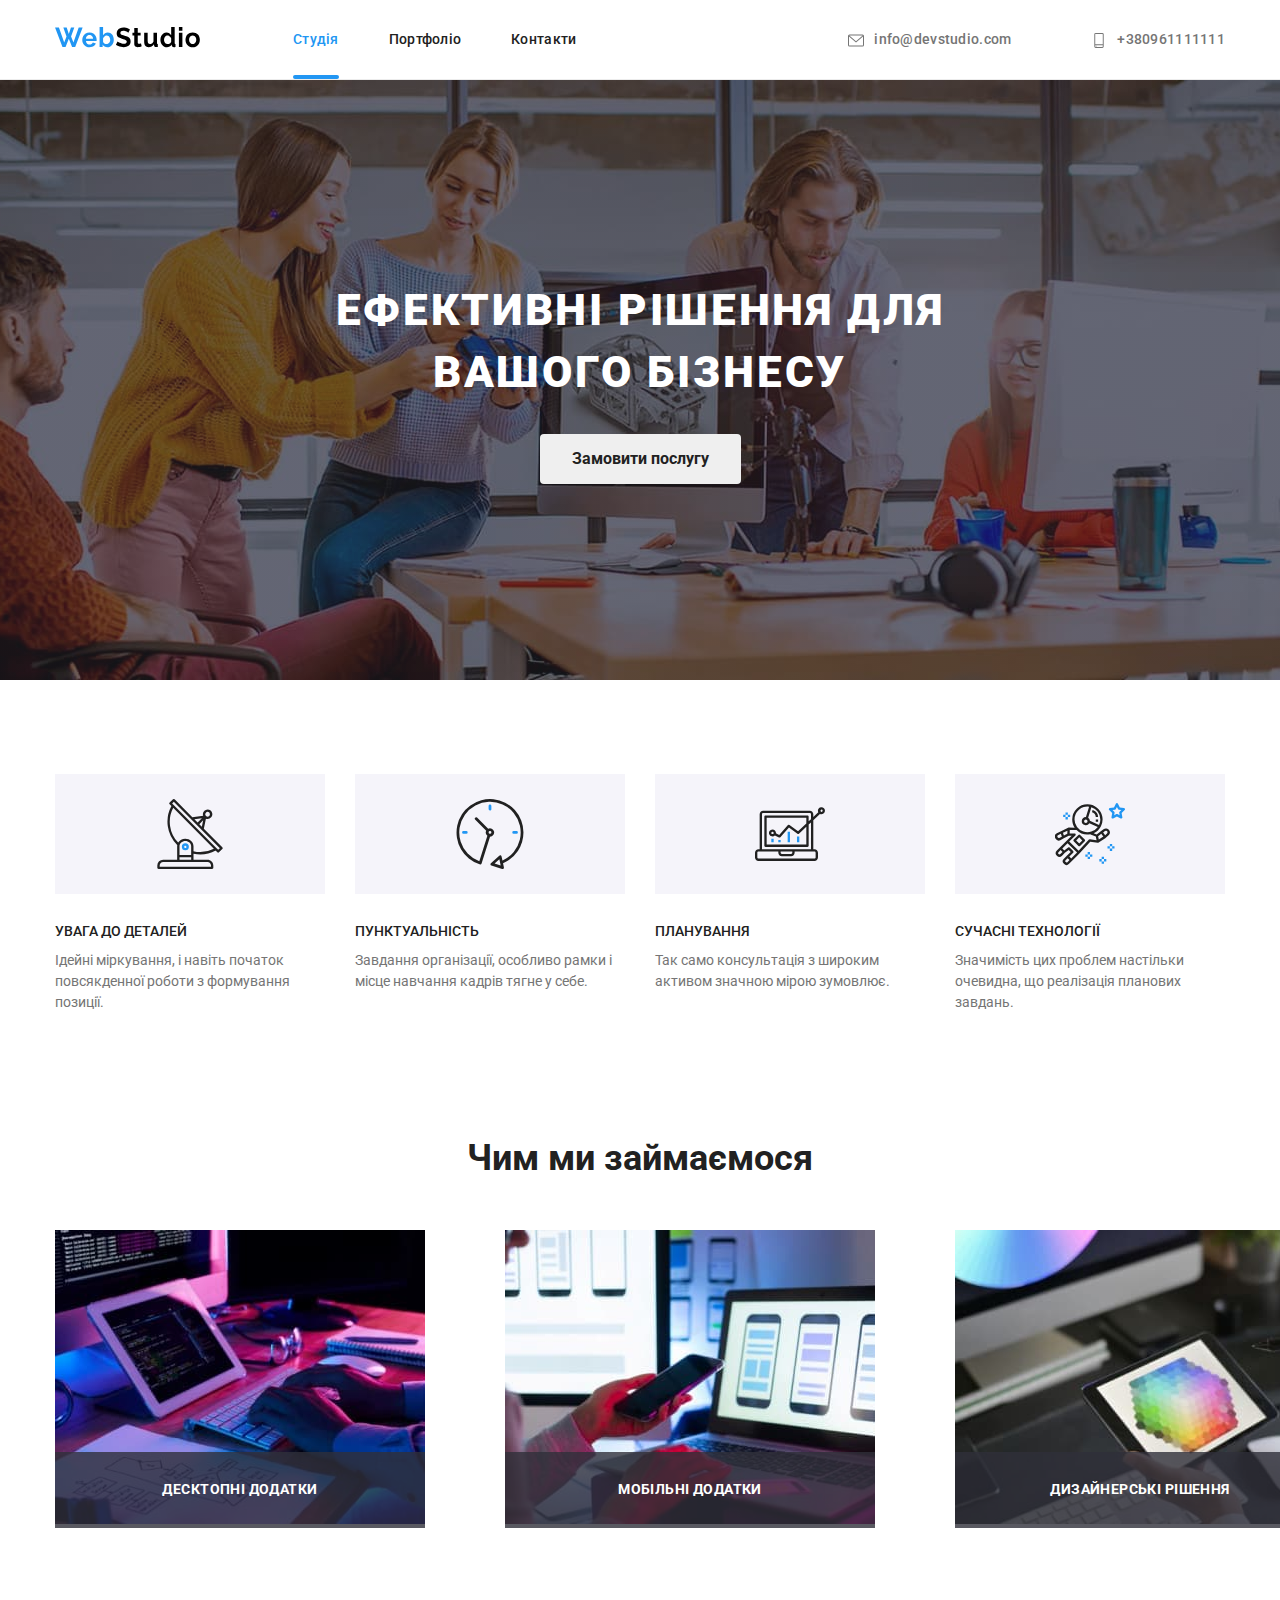
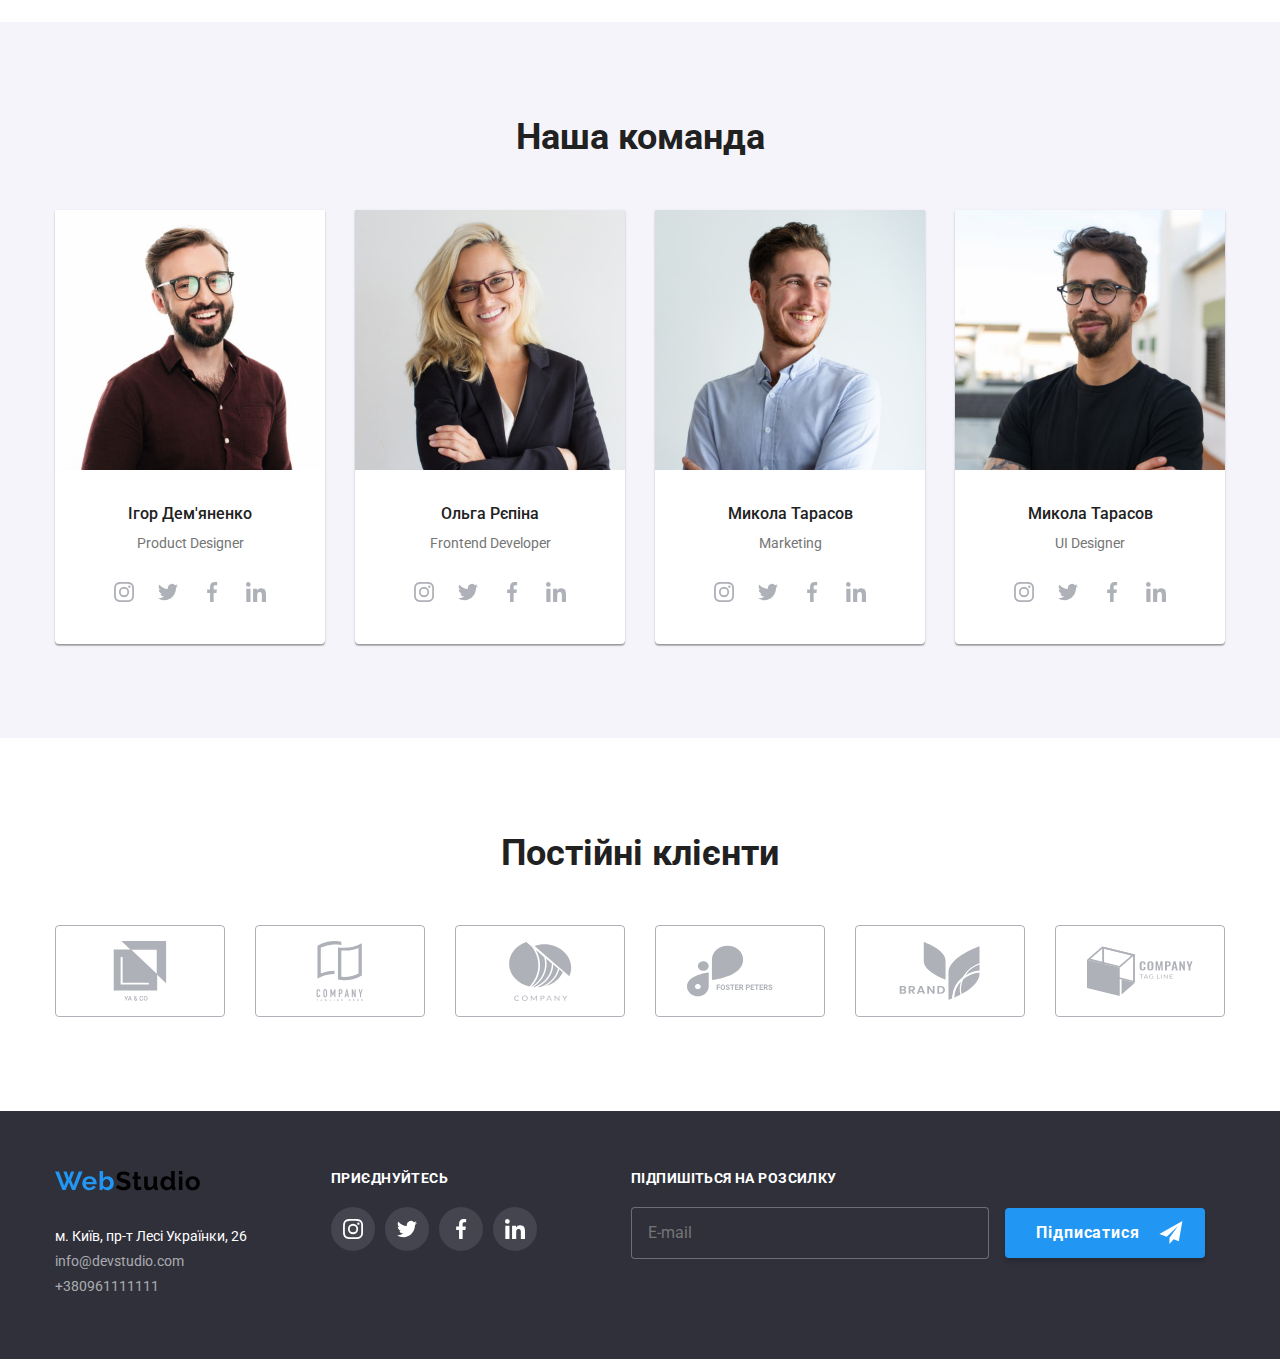
<file: index.html>
<!DOCTYPE html>
<html lang="uk">

<head>
  <meta charset="UTF-8" />
  <meta http-equiv="X-UA-Compatible" content="IE=edge" />
  <meta name="viewport" content="width=device-width, initial-scale=1.0" />
  <title>Студія</title>
  <link
    href="https://fonts.googleapis.com/css2?family=Raleway:ital,wght@0,700;1,700&family=Roboto:ital,wght@0,400;0,500;0,700;0,900;1,400;1,500;1,700;1,900&display=swap"
    rel="stylesheet" />
  <link rel="stylesheet"
    href="https://cdnjs.cloudflare.com/ajax/libs/modern-normalize/1.1.0/modern-normalize.min.css" />
  <link rel="stylesheet" href="./css/styles.css" />
</head>

<body>
  <!--шапка-->
  <header class="page-header">
    <div class="container">
      <nav class="main-nav">
        <a class="link-logo" href="/">
          <img src="./images/logo.svg" alt="логотип" width="145" />
        </a>
        <ul class="site-nav-list">
          <li><a class="link-nav current" href="./index.html">Студія</a></li>
          <li><a class="link-nav" href="./portfolio.html">Портфоліо</a></li>
          <li><a class="link-nav" href="#">Контакти</a></li>
        </ul>

        <ul class="items main-nav">
          <li class="items-li">
            <a class="link-nav link-nav-color" href="mailto:info@devstudio.com">
              <svg class="icon mail">
                <use href="./images/icons.svg#envelope"></use>
              </svg>info@devstudio.com</a>
          </li>
          <li class="items-li">
            <a class="link-nav link-nav-color" href="tel:+380961111111">
              <svg class="icon phone">
                <use href="./images/icons.svg#smartphone"></use>
              </svg>+380961111111</a>
          </li>
        </ul>
      </nav>
    </div>
  </header>
  <main>
    <!--герой-->
    <section class="hero-section overlay">
      <h1 class="hero-title">
        Ефективні рішення для <br />
        вашого бізнесу
      </h1>
      <button data-modal-open class="hero-pointer" type="button">
        Замовити послугу
      </button>
    </section>
    <!--переваги-->
    <section class="section">
      <div class="container">
        <ul class="benefits-items">
          <li class="list-item-icon">
            <div class="benefits-container">
              <svg width="70" height="70">
                <use href="./images/icons.svg#antenna"></use>
              </svg>
            </div>
            <h3 class="title items-text">УВАГА ДО ДЕТАЛЕЙ</h3>
            <p class="text items-text">
              Ідейні міркування, і навіть початок повсякденної роботи з
              формування позиції.
            </p>
          </li>
          <li class="list-item-icon">
            <div class="benefits-container">
              <svg width="70" height="70">
                <use href="./images/icons.svg#clock"></use>
              </svg>
            </div>
            <h3 class="title items-text">ПУНКТУАЛЬНІСТЬ</h3>
            <p class="text items-text">
              Завдання організації, особливо рамки і місце навчання кадрів
              тягне у себе.
            </p>
          </li>
          <li class="list-item-icon">
            <div class="benefits-container">
              <svg width="70" height="70">
                <use href="./images/icons.svg#diagram"></use>
              </svg>
            </div>
            <h3 class="title items-text">ПЛАНУВАННЯ</h3>
            <p class="text items-text">
              Так само консультація з широким активом значною мірою зумовлює.
            </p>
          </li>
          <li class="list-item-icon">
            <div class="benefits-container">
              <svg width="70" height="70">
                <use href="./images/icons.svg#astronaut"></use>
              </svg>
            </div>
            <h3 class="title items-text">СУЧАСНІ ТЕХНОЛОГІЇ</h3>
            <p class="text items-text">
              Значимість цих проблем настільки очевидна, що реалізація
              планових завдань.
            </p>
          </li>
        </ul>
      </div>
    </section>
    <!--заняття-->
    <section class="section job">
      <div class="container">
        <h2 class="subject-title">Чим ми займаємося</h2>
        <ul class="items">
          <li class="items-li">
            <a href="">
              <div class="thumb-example">
                <img src="./images/work_1.jpg" alt="клавіатура" width="370" />
                <h2 class="title-up">Десктопні додатки</h2>
              </div>
            </a>
          </li>
          <li class="items-li">
            <a href="">
              <div class="thumb-example">
                <img src="./images/work_2.jpg" alt="телефон" width="370" />
                <h2 class="title-up">Мобільні додатки</h2>
              </div>
            </a>
          </li>
          <li class="items-li">
            <a href="">
              <div class="thumb-example">
                <img src="./images/work_3.jpg" alt="палітра" width="370" />
                <h2 class="title-up">Дизайнерські рішення</h2>
              </div>
            </a>
          </li>
        </ul>
      </div>
    </section>
    <!--працівники-->
    <section class="section-team">
      <div class="container-team">
        <h3 class="subject-title-team">Наша команда</h3>
        <ul class="item items-team">
          <li class="border items-li">
            <img class="foto" src="./images/igor.jpg" alt="хлопець усміхається" width="270" />
            <h3 class="name">Ігор Дем'яненко</h3>
            <p class="text-team">Product Designer</p>
            <ul class="social-links list">
              <li>
                <a class="social-networks" href="https://www.instagram.com/">
                  <svg width="20" height="20">
                    <use href="./images/icons.svg#instagram"></use>
                  </svg>
                </a>
              </li>
              <li>
                <a class="social-networks" href="https://twitter.com/">
                  <svg width="20" height="20">
                    <use href="./images/icons.svg#twitter"></use>
                  </svg></a>
              </li>
              <li>
                <a class="social-networks" href="https://www.facebook.com/">
                  <svg width="20" height="20">
                    <use href="./images/icons.svg#facebook"></use>
                  </svg></a>
              </li>
              <li>
                <a class="social-networks" href="https://www.linkedin.com/">
                  <svg width="20" height="20">
                    <use href="./images/icons.svg#linkedin"></use>
                  </svg></a>
              </li>
            </ul>
          </li>
          <li class="border items-li">
            <img class="foto" src="./images/olga.jpg" alt="дівчина блондинка" width="270" />
            <h3 class="name">Ольга Рєпіна</h3>
            <p class="text-team">Frontend Developer</p>
            <ul class="social-links list">
              <li>
                <a class="social-networks" href="https://www.instagram.com/">
                  <svg width="20" height="20">
                    <use href="./images/icons.svg#instagram"></use>
                  </svg>
                </a>
              </li>
              <li>
                <a class="social-networks" href="https://twitter.com/">
                  <svg width="20" height="20">
                    <use href="./images/icons.svg#twitter"></use>
                  </svg></a>
              </li>
              <li>
                <a class="social-networks" href="https://www.facebook.com/">
                  <svg width="20" height="20">
                    <use href="./images/icons.svg#facebook"></use>
                  </svg></a>
              </li>
              <li>
                <a class="social-networks" href="https://www.linkedin.com/">
                  <svg width="20" height="20">
                    <use href="./images/icons.svg#linkedin"></use>
                  </svg></a>
              </li>
            </ul>
          </li>
          <li class="border items-li">
            <img class="foto" src="./images/kolya.jpg" alt="хлопець в сорочці" width="270" />
            <h3 class="name">Микола Тарасов</h3>
            <p class="text-team">Marketing</p>
            <ul class="social-links list">
              <li>
                <a class="social-networks" href="https://www.instagram.com/">
                  <svg width="20" height="20">
                    <use href="./images/icons.svg#instagram"></use>
                  </svg>
                </a>
              </li>
              <li>
                <a class="social-networks" href="https://twitter.com/">
                  <svg width="20" height="20">
                    <use href="./images/icons.svg#twitter"></use>
                  </svg></a>
              </li>
              <li>
                <a class="social-networks" href="https://www.facebook.com/">
                  <svg width="20" height="20">
                    <use href="./images/icons.svg#facebook"></use>
                  </svg></a>
              </li>
              <li>
                <a class="social-networks" href="https://www.linkedin.com/">
                  <svg width="20" height="20">
                    <use href="./images/icons.svg#linkedin"></use>
                  </svg></a>
              </li>
            </ul>
          </li>
          <li class="border items-li">
            <img class="foto" src="./images/misha.jpg" alt="хлопець в окулярах" width="270" />
            <h3 class="name">Микола Тарасов</h3>
            <p class="text-team">UI Designer</p>
            <ul class="social-links list">
              <li>
                <a class="social-networks" href="https://www.instagram.com/">
                  <svg width="20" height="20">
                    <use href="./images/icons.svg#instagram"></use>
                  </svg>
                </a>
              </li>
              <li>
                <a class="social-networks" href="https://twitter.com/">
                  <svg width="20" height="20">
                    <use href="./images/icons.svg#twitter"></use>
                  </svg></a>
              </li>
              <li>
                <a class="social-networks" href="https://www.facebook.com/">
                  <svg width="20" height="20">
                    <use href="./images/icons.svg#facebook"></use>
                  </svg></a>
              </li>
              <li>
                <a class="social-networks" href="https://www.linkedin.com/">
                  <svg width="20" height="20">
                    <use href="./images/icons.svg#linkedin"></use>
                  </svg></a>
              </li>
            </ul>
          </li>
        </ul>
      </div>
    </section>
    <section class="section clients">
      <div class="container">
        <h2 class="subject-title">Постійні клієнти</h2>
        <ul class="clients-list list">
          <li>
            <a class="link-client" href="">
              <svg width="106" height="60">
                <use href="./images/icons.svg#group-1"></use>
              </svg>
            </a>
          </li>
          <li>
            <a class="link-client" href="">
              <svg width="106" height="60">
                <use href="./images/icons.svg#group-2"></use>
              </svg>
            </a>
          </li>
          <li>
            <a class="link-client" href="">
              <svg width="106" height="60">
                <use href="./images/icons.svg#group-3"></use>
              </svg>
            </a>
          </li>
          <li>
            <a class="link-client" href="">
              <svg width="106" height="60">
                <use href="./images/icons.svg#group-4"></use>
              </svg>
            </a>
          </li>
          <li>
            <a class="link-client" href="">
              <svg width="106" height="60">
                <use href="./images/icons.svg#group-5"></use>
              </svg>
            </a>
          </li>
          <li>
            <a class="link-client" href="">
              <svg width="106" height="60">
                <use href="./images/icons.svg#group-6"></use>
              </svg>
            </a>
          </li>
        </ul>
      </div>
    </section>
  </main>
  <!--підвал-->
  <footer class="background-footer">
    <div class="container-team container-general-footer">
      <div class="container-footer">
        <a class="link-footer-logo" href="/">
          <img class="link-footer-logo" src="./images/logo.svg" alt="логотип" width="145" /></a>
        <ul class="adress">
          <li class="link-footer-adress">м. Київ, пр-т Лесі Українки, 26</li>
          <li>
            <a class="link-footer-mail" href="mailto:info@devstudio.com">info@devstudio.com</a>
          </li>
          <li>
            <a class="link-footer" href="tel:+380961111111">+380961111111</a>
          </li>
        </ul>
      </div>

      <div class="social-footer">
        <p>Приєднуйтесь</p>
        <ul class="social-links-footer list">
          <li>
            <a class="social-icon-footer" href="https://www.instagram.com/">
              <svg width="20" height="20">
                <use href="./images/icons.svg#instagram"></use>
              </svg>
            </a>
          </li>
          <li>
            <a class="social-icon-footer" href="https://twitter.com/">
              <svg width="20" height="20">
                <use href="./images/icons.svg#twitter"></use>
              </svg>
            </a>
          </li>
          <li>
            <a class="social-icon-footer" href="https://www.facebook.com/">
              <svg width="20" height="20">
                <use href="./images/icons.svg#facebook"></use>
              </svg>
            </a>
          </li>
          <li>
            <a class="social-icon-footer" href="https://www.linkedin.com/">
              <svg width="20" height="20">
                <use href="./images/icons.svg#linkedin"></use>
              </svg>
            </a>
          </li>
        </ul>
      </div>
      <div class="subscription">
        <form class="subscribe">
          <p>Підпишіться на розсилку</p>
          <input type="email" name="email" placeholder="E-mail" />
          <button class="subscribe-button" type="submit">
            Підписатися
            <svg width="24" height="24" class="icon-airplane">
              <use href="./images/icons.svg#icon-send"></use>
            </svg>
          </button>
        </form>
      </div>
    </div>
  </footer>
  <div class="backdrop is-hidden" data-modal>
    <div class="modal">
      <h2>Залиште свої дані, ми вам передзвонимо</h2>
      <form class="form-fields">
        <div class="form">
          <label class="label-size names">Ім'я</label>
          <input type="text" name="username" autofocus />
          <svg class="icon-person" width="18" height="18">
            <use href="./images/icons.svg#icon-person-black"></use>
          </svg>
        </div>

        <div class="form">
          <label class="label-size tel">Телефон</label>
          <input type="tel" name="tel" id="tel" />
          <svg class="icon-vector" width="18" height="18">
            <use href="./images/icons.svg#icon-vector"></use>
          </svg>
        </div>

        <div class="form">
          <label class="label-size mail">Пошта</label>
          <input type="email" name="email" />
          <svg class="icon-mail" width="18" height="18">
            <use href="./images/icons.svg#icon-mail-black"></use>
          </svg>
        </div>

        <div class="form">
          <label class="label-size comment">Коментар</label>
          <textarea name="comment" rows="8" placeholder="Введіть текст"></textarea>
        </div>

        <label class="label">
          <input class="checkbox" type="checkbox" name="coordination" />
          <svg class="icon-checkbox">
            <use href="./images/icons.svg#check"></use>
          </svg>
          Погоджуюся з розсилкою та приймаю
          <a href="#">Умови договору</a>
        </label>

        <button type="submit" class="button-send">Відправити</button>
      </form>
      <button data-modal-close type="button" class="button-close">
        <svg class="icon-close">
          <use href="./images/icons.svg#icon-close"></use>
        </svg>
      </button>
    </div>
  </div>
  <script src="./js/modal.js"></script>
</body>

</html>
</file>
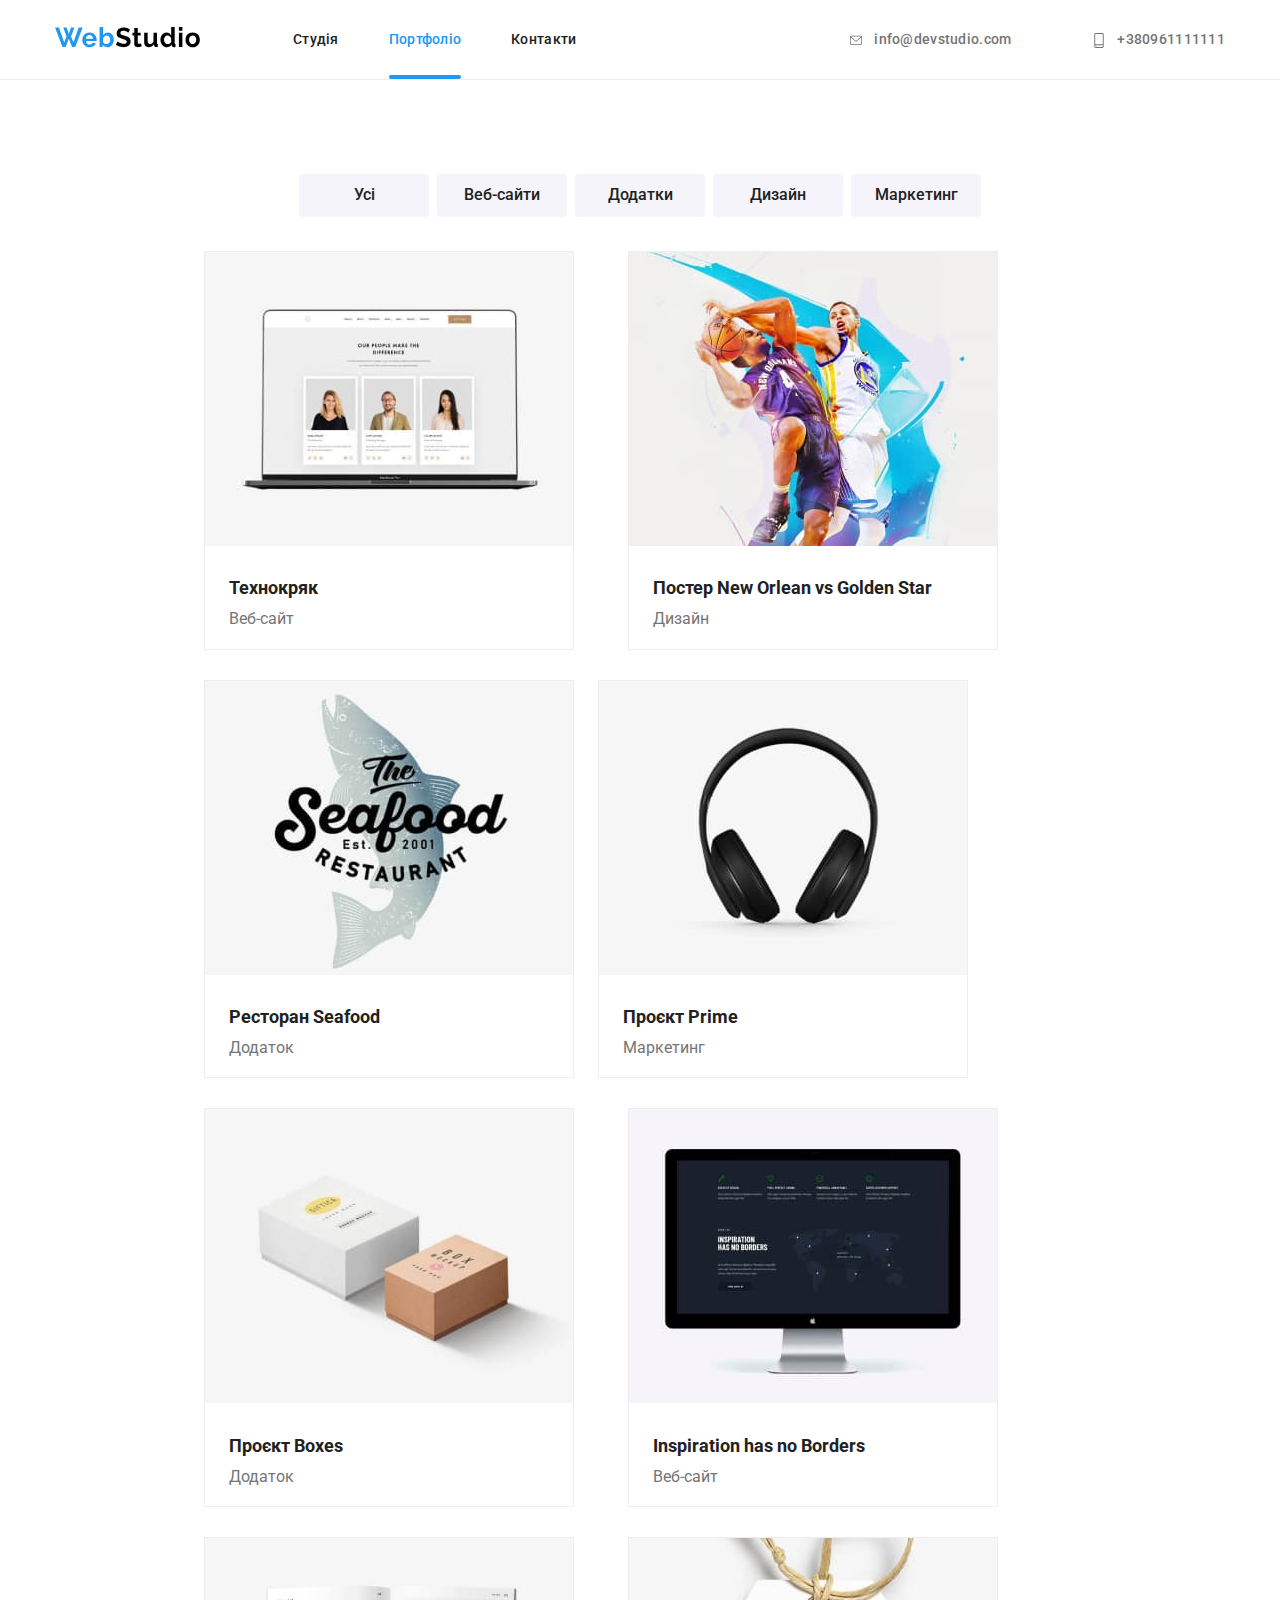
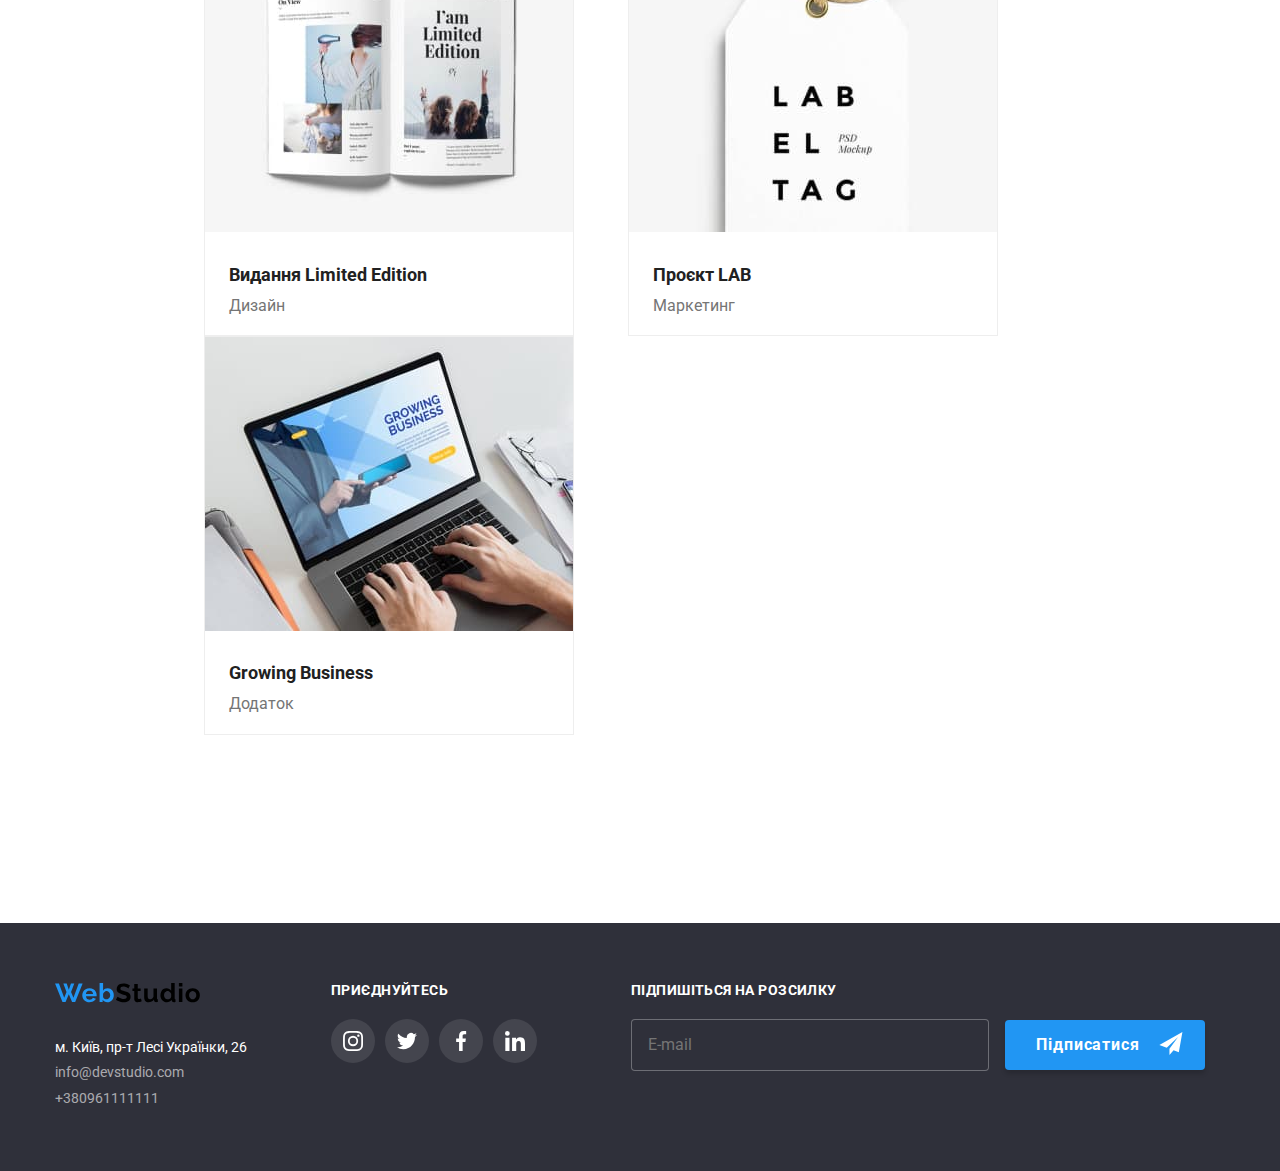
<file: portfolio.html>
<!DOCTYPE html>
<html lang="uk">

<head>
  <meta charset="UTF-8" />
  <meta http-equiv="X-UA-Compatible" content="IE=edge" />
  <meta name="viewport" content="width=device-width, initial-scale=1.0" />
  <title>Портфоліо</title>
  <link
    href="https://fonts.googleapis.com/css2?family=Raleway:ital,wght@0,700;1,700&family=Roboto:ital,wght@0,400;0,500;0,700;0,900;1,400;1,500;1,700;1,900&display=swap"
    rel="stylesheet" />
  <link rel="stylesheet"
    href="https://cdnjs.cloudflare.com/ajax/libs/modern-normalize/1.1.0/modern-normalize.min.css" />
  <link rel="stylesheet" href="./css/styles.css" />
</head>

<body>
  <!--шапка-->
  <header class="page-header">
    <div class="container">
      <nav class="main-nav">
        <a class="link-logo" href="/">
          <img src="./images/logo.svg" alt="логотип" width="145" />
        </a>
        <ul class="site-nav-list">
          <li><a class="link-nav" href="./index.html">Студія</a></li>
          <li>
            <a class="link-nav current" href="./portfolio.html">Портфоліо</a>
          </li>
          <li><a class="link-nav" href="#">Контакти</a></li>
        </ul>
        <ul class="items main-nav">
          <li class="items-li">
            <a class="link-nav link-nav-color" href="mailto:info@devstudio.com">
              <svg class="icon mail" width="16" height="12">
                <use href="./images/icons.svg#envelope"></use>
              </svg>info@devstudio.com</a>
          </li>
          <li class="items-li">
            <a class="link-nav link-nav-color" href="tel:+380961111111">
              <svg class="icon phone" width="10" height="16">
                <use href="./images/icons.svg#smartphone"></use>
              </svg>+380961111111</a>
          </li>
        </ul>
      </nav>
    </div>
  </header>
  <main>
    <!--набір кнопок-->
    <section class="section">
      <div class="container-inline">
        <ul class="items-pointer">
          <li><button class="pointer" type="button">Усі</button></li>
          <li><button class="pointer" type="button">Веб-сайти</button></li>
          <li><button class="pointer" type="button">Додатки</button></li>
          <li><button class="pointer" type="button">Дизайн</button></li>
          <li><button class="pointer" type="button">Маркетинг</button></li>
        </ul>
      </div>
      <!--основний контент-->
      <div>
        <ul class="items-portfolio">
          <li class="item-portfolio item-portfolio-border">
            <div class="portfolio-thumb">
              <img class="desc" src="./images/technokryak.jpg" alt="веб-сайт на якому зображені 3 людини" width="370" />
              <p class="overlay-portfolio">
                Ресурс пропонує комплексні пропозиції з різним рівнем
                функціоналу та сервісів. Все це дозволить відвідувачу отримати
                вичерпні відомості про компанію чи приватну особу.
              </p>
            </div>
            <h2 class="subject">Технокряк</h2>
            <p class="item-portfolio">Веб-сайт</p>
          </li>
          <li class="item-portfolio item-portfolio-border">
            <div class="portfolio-thumb">
              <img class="desc" src="./images/new_orlean_vs_golden_star.jpg" alt="зображені 2 баскетболиста"
                width="370" />
              <p class="overlay-portfolio">
                Ресурс пропонує комплексні пропозиції з різним рівнем
                функціоналу та сервісів. Все це дозволить відвідувачу отримати
                вичерпні відомості про компанію чи приватну особу.
              </p>
            </div>
            <h2 class="subject">Постер New Orlean vs Golden Star</h2>
            <p class="item-portfolio">Дизайн</p>
          </li>
          <li class="item-portfolio item-portfolio-border">
            <div class="portfolio-thumb">
              <img class="desc" src="./images/seafood.jpg" alt="ресторан морської кухні" width="370" />
              <p class="overlay-portfolio">
                Ресурс пропонує комплексні пропозиції з різним рівнем
                функціоналу та сервісів. Все це дозволить відвідувачу отримати
                вичерпні відомості про компанію чи приватну особу.
              </p>
            </div>
            <h2 class="subject">Ресторан Seafood</h2>
            <p class="item-portfolio">Додаток</p>
          </li>
          <li class="item-portfolio item-portfolio-border">
            <div class="portfolio-thumb">
              <img class="desc" src="./images/prime.jpg" alt="навушники" width="370" />
              <p class="overlay-portfolio">
                Ресурс пропонує комплексні пропозиції з різним рівнем
                функціоналу та сервісів. Все це дозволить відвідувачу отримати
                вичерпні відомості про компанію чи приватну особу.
              </p>
            </div>
            <h2 class="subject">Проєкт Prime</h2>
            <p class="item-portfolio">Маркетинг</p>
          </li>
          <li class="item-portfolio item-portfolio-border">
            <div class="portfolio-thumb">
              <img class="desc" src="./images/boxes.jpg" alt="зображені 2 коробки" width="370" />
              <p class="overlay-portfolio">
                Ресурс пропонує комплексні пропозиції з різним рівнем
                функціоналу та сервісів. Все це дозволить відвідувачу отримати
                вичерпні відомості про компанію чи приватну особу.
              </p>
            </div>
            <h2 class="subject">Проєкт Boxes</h2>
            <p class="item-portfolio">Додаток</p>
          </li>
          <li class="item-portfolio item-portfolio-border">
            <div class="portfolio-thumb">
              <img class="desc" src="./images/inspiration_has_no_borders.jpg"
                alt="веб-сайт на якому зображена мапа світу" width="370" />
              <p class="overlay-portfolio">
                Ресурс пропонує комплексні пропозиції з різним рівнем
                функціоналу та сервісів. Все це дозволить відвідувачу отримати
                вичерпні відомості про компанію чи приватну особу.
              </p>
            </div>
            <h2 class="subject">Inspiration has no Borders</h2>
            <p class="item-portfolio">Веб-сайт</p>
          </li>
          <li class="item-portfolio item-portfolio-border">
            <div class="portfolio-thumb">
              <img class="desc" src="./images/limited_edition.jpg" alt="розгорнутий журнал" width="370" />
              <p class="overlay-portfolio">
                Ресурс пропонує комплексні пропозиції з різним рівнем
                функціоналу та сервісів. Все це дозволить відвідувачу отримати
                вичерпні відомості про компанію чи приватну особу.
              </p>
            </div>
            <h2 class="subject">Видання Limited Edition</h2>
            <p class="item-portfolio">Дизайн</p>
          </li>
          <li class="item-portfolio item-portfolio-border">
            <div class="portfolio-thumb">
              <img class="desc" src="./images/lab.jpg" alt="брелок на нитці" width="370" />
              <p class="overlay-portfolio">
                Ресурс пропонує комплексні пропозиції з різним рівнем
                функціоналу та сервісів. Все це дозволить відвідувачу отримати
                вичерпні відомості про компанію чи приватну особу.
              </p>
            </div>
            <h2 class="subject">Проєкт LAB</h2>
            <p class="item-portfolio">Маркетинг</p>
          </li>
          <li class="item-portfolio item-portfolio-border">
            <div class="portfolio-thumb">
              <img class="desc" src="./images/growing_business.jpg" alt="ноутбук з зображенням додатку" width="370" />
              <p class="overlay-portfolio">
                Ресурс пропонує комплексні пропозиції з різним рівнем
                функціоналу та сервісів. Все це дозволить відвідувачу отримати
                вичерпні відомості про компанію чи приватну особу.
              </p>
            </div>
            <h2 class="subject">Growing Business</h2>
            <p class="item-portfolio">Додаток</p>
          </li>
        </ul>
      </div>
    </section>
  </main>
  <!--підвал-->
  <footer class="background-footer">
    <div class="container-team container-general-footer">
      <div class="container-footer">
        <a class="link-footer-logo" href="/">
          <img class="link-footer-logo" src="./images/logo.svg" alt="логотип" width="145" /></a>
        <ul class="adress">
          <li class="link-footer-adress">м. Київ, пр-т Лесі Українки, 26</li>
          <li>
            <a class="link-footer-mail" href="mailto:info@devstudio.com">info@devstudio.com</a>
          </li>
          <li>
            <a class="link-footer" href="tel:+380961111111">+380961111111</a>
          </li>
        </ul>
      </div>

      <div class="social-footer">
        <p>Приєднуйтесь</p>
        <ul class="social-links-footer list">
          <li>
            <a class="social-icon-footer" href="https://www.instagram.com/">
              <svg width="20" height="20">
                <use href="./images/icons.svg#instagram"></use>
              </svg>
            </a>
          </li>
          <li>
            <a class="social-icon-footer" href="https://twitter.com/">
              <svg width="20" height="20">
                <use href="./images/icons.svg#twitter"></use>
              </svg>
            </a>
          </li>
          <li>
            <a class="social-icon-footer" href="https://www.facebook.com/">
              <svg width="20" height="20">
                <use href="./images/icons.svg#facebook"></use>
              </svg>
            </a>
          </li>
          <li>
            <a class="social-icon-footer" href="https://www.linkedin.com/">
              <svg width="20" height="20">
                <use href="./images/icons.svg#linkedin"></use>
              </svg>
            </a>
          </li>
        </ul>
      </div>
      <div class="subscription">
        <form class="subscribe">
          <p>Підпишіться на розсилку</p>
          <input type="email" name="email" placeholder="E-mail" />
          <button class="subscribe-button" type="submit">
            Підписатися
            <svg width="24" height="24" class="icon-airplane">
              <use href="./images/icons.svg#icon-send"></use>
            </svg>
          </button>
        </form>
      </div>
    </div>
  </footer>
</body>

</html>
</file>
<file: css/styles.css>
/* колір головного тексту #757575 */
/* другорядний колір тексту #212121 */
/* колір background хедера #FFFFFF*/
/* колір background героя #2F303A */
/* колір background класу переваг і занять #F5F5F5*/
/* колір background класу працівники #F5F4FA */
/* колір background футера #2F303A*/
/* акцент #2196F3*/
:root {
  --brand-color: #757575;
  --secondary-color: #212121;
  --primary-white-color: #ffffff;
  --hover-color: #2196f3;
}
body {
  font-family: "Roboto", raleway;
  background-color: var(--primary-white-color);
  color: var(--secondary-color);
}
h1,
h2,
h3,
h4,
h5,
h6,
p,
ul {
  padding: 0;
  margin: 0;
  list-style: none;
}
textarea {
  resize: none;
}

/*шапка*/
.page-header {
  background-color: var(--primary-white-color);
  border-bottom: 1px solid #ececec;
}
.link-logo {
  margin-right: 93px;
}
.link-nav {
  text-decoration: none;
  color: var(--secondary-color);
}
.main-nav {
  display: flex;
  align-items: center;
  list-style: none;
  padding: 0;
  margin: 0;
}
.link-nav-color {
  fill: var(--brand-color);
  color: var(--brand-color);
  transition-property: color;
  transition-duration: 250ms;
  transition-timing-function: cubic-bezier(0.4, 0, 0.2, 1);
}
.main-nav .link-nav-color:hover,
.main-nav .link-nav-color:focus {
  color: var(--hover-color);
  fill: var(--hover-color);
}
.site-nav-list {
  color: var(--hover-color);
}
.items {
  display: flex;
  align-items: center;
  margin-left: auto;
  gap: 50px;
}
.current {
  position: relative;
  color: var(--hover-color);
}
.site-nav-list a.current::after {
  content: "";
  position: absolute;
  bottom: 0;
  left: 0;
  display: block;
  height: 4px;
  width: 100%;
  background-color: var(--hover-color);
  border-radius: 2px;
}
.site-nav-list {
  display: flex;
}
.site-nav-list li {
  margin-right: 50px;
}
.site-nav-list li:last-child {
  margin-right: 0;
}
.site-nav-list .link-nav {
  display: block;
  padding-top: 32px;
  padding-bottom: 32px;

  font-weight: 500;
  font-size: 14px;
  line-height: 1.1;
  text-decoration: none;
  letter-spacing: 0.02em;
}
.mail {
  width: 16px;
}
.phone {
  width: 16px;
}
.icon {
  margin-right: 10px;
}
/*
.icon-header-first::before{
  content: url(../images/envelope.svg);
  width: 20px;
  height: 20px;
  margin-right: 10px;
  background-position: center;
  background-size: contain;
  background-repeat: no-repeat;
}
.icon-header-second::before{
  content: url(../images/smartphone.svg);
  width: 20px;
  height: 20px;
  margin-right: 10px;
  background-position: center;
  background-size: contain;
  background-repeat: no-repeat;
} */
.items {
  display: flex;
  margin-left: auto;
}
.items-li {
  margin-right: 30px;
}
.items-li:last-child {
  margin-right: 0;
}
.items-team {
  display: flex;
  margin-left: auto;
}
.items-team > .items-li {
  margin-right: 30px;
}
.items-team > .items-li:last-child {
  margin-right: 0;
}
.items .link-nav {
  text-decoration: none;
  font-weight: 500;
  font-size: 14px;
  line-height: 1.14;
  letter-spacing: 0.02em;

  display: flex;
  align-items: center;
  padding-top: 32px;
  padding-bottom: 32px;
  height: 16px;

  transition-property: color;
  transition-duration: 250ms;
  transition-timing-function: cubic-bezier(0.4, 0, 0.2, 1);
}
.benefits-items {
  display: flex;
  margin-left: auto;
}
.benefits-items li {
  margin-right: 30px;
}
.benefits-items li:last-child {
  margin-right: 0;
}
.items-portfolio {
  margin-bottom: 94px;
}
.section {
  padding-top: 94px;
  padding-bottom: 94px;
}
/*герой*/
.hero-section {
  padding-top: 200px;
  padding-bottom: 200px;
  justify-content: center;
  text-align: center;
  margin-left: auto;
  margin-right: auto;
  background-color: #2f303a;
}
.hero-title {
  margin-bottom: 30px;
  font-weight: 900;
  color: var(--primary-white-color);
  font-size: 44px;
  line-height: 1.4;
  font-weight: 900;
  letter-spacing: 0.06em;
  text-transform: uppercase;
}
.hero-pointer {
  border-radius: 4px;
  padding: 10px 32px;
  font-weight: 700;
  border: 1px transparent;
  color: var(--secondary-color);

  font-size: 16px;
  line-height: 1.9;
  cursor: pointer;
  text-align: center;

  transition-property: color, background-color;
  transition-duration: 250ms;
  transition-timing-function: cubic-bezier(0.4, 0, 0.2, 1);
}
.hero-pointer:hover,
.hero-pointer:focus {
  background-color: var(--hover-color);
  box-shadow: 0px 4px 4px rgba(0, 0, 0, 0.15);
  border-radius: 4px;
  color: var(--primary-white-color);
}
.overlay {
  display: block;
  max-width: 1600px;
  height: 600px;
  margin-left: auto;
  margin-right: auto;
  background-image: linear-gradient(
      to right,
      rgba(47, 48, 58, 0.4),
      rgba(47, 48, 58, 0.4)
    ),
    url(../images/team-work.jpg);
  background-position: center;
  background-size: cover;
  background-repeat: no-repeat;
}

/*
.list-item-icon::before{
  content: '';
  display: block;
  height: 120px;
  background-position: center;
  background-size: contain;
  background-repeat: no-repeat;
}
.list-item-icon:nth-child(1)::before{
  content: url(../images/antenna\ 1.svg);
}
.list-item-icon:nth-child(2)::before{
  content: url(../images/clock\ 1.svg);
}
.list-item-icon:nth-child(3)::before{
  content: url(../images/diagram\ 1.svg);
}
.list-item-icon:nth-child(4)::before{
  content: url(../images/astronaut\ 1.svg);
}
*/
.thumb-example {
  position: relative;
}
.title-up {
  background-color: rgba(47, 48, 58, 0.8);
  position: absolute;
  bottom: 0;
  left: 0;

  font-size: 14px;
  line-height: 1.14;
  text-align: center;
  letter-spacing: 0.03em;
  text-transform: uppercase;
  color: var(--primary-white-color);

  min-width: 370px;
  padding: 30px;
}

.items-text {
  display: flex;
  text-align: left;
  margin-left: auto;
}
.job {
  padding-top: 0;
}
.subject-title {
  margin-bottom: 50px;
  margin-left: 0;
  margin-right: 0;
  font-weight: 700;
  font-size: 36px;
  line-height: 1.2;
  background-color: var(--primary-white-color);
  color: var(--secondary-color);
}
.subject-title-team {
  margin-bottom: 50px;
  margin-left: 0;
  margin-right: 0;
  font-weight: 700;
  font-size: 36px;
  line-height: 1.2;
  background-color: #f5f4fa;
  color: var(--secondary-color);
}
.title {
  margin-bottom: 10px;
  font-weight: 700;
  font-size: 14px;
  line-height: 1.1;
  color: var(--secondary-color);
  font-weight: 500;
}
.text {
  margin-bottom: 30px;
  font-size: 14px;
  line-height: 1.5;
  color: var(--brand-color);
}
.name {
  font-weight: 500;
  font-size: 16px;
  line-height: 1.2;
  color: var(--secondary-color);
}
.container {
  width: 1200px;
  padding-left: 15px;
  padding-right: 15px;
  margin-left: auto;
  margin-right: auto;
  margin: 0 auto;
  padding: 0 15px;
  text-align: center;
  background-color: var(--primary-white-color);
}
.item {
  text-align: center;
  font-size: 16px;
  line-height: 1.2;
  color: var(--secondary-color);
}
.foto {
  margin-bottom: 30px;
}
.border {
  background: var(--primary-white-color);
  box-shadow: 0px 1px 3px rgba(0, 0, 0, 0.12), 0px 1px 1px rgba(0, 0, 0, 0.14),
    0px 2px 1px rgba(0, 0, 0, 0.2);
  border-radius: 0px 0px 4px 4px;
}
.container-team {
  width: 1200px;
  padding-left: 15px;
  padding-right: 15px;
  margin-left: auto;
  margin-right: auto;
}
.section-team {
  text-align: center;
  padding-top: 94px;
  padding-bottom: 94px;
  background: #f5f4fa;
}
.name {
  margin-bottom: 10px;
}
.benefits-container {
  display: flex;
  width: 270px;
  height: 120px;
  background-color: #f5f4fa;
  margin-bottom: 30px;
  justify-content: center;
  align-items: center;
}

/*працівники*/

.list {
  list-style: none;
  padding: 0;
  margin: 0;
}
.social-links {
  display: flex;
  justify-content: center;
  padding-bottom: 30px;
  padding-left: 32px;
  padding-right: 32px;
}
.social-networks {
  margin-right: 10px;
  fill: #afb1b8;
  display: flex;
  align-items: center;
  justify-content: center;
  width: 44px;
  height: 44px;
  border-radius: 50%;

  transition-property: fill, background-color;
  transition-duration: 250ms;
  transition-timing-function: cubic-bezier(0.4, 0, 0.2, 1);
}
.social-networks:last-child {
  margin-right: 0;
}
.social-networks:hover,
.social-networks:focus {
  fill: var(--primary-white-color);
  background-color: var(--hover-color);
}
.text-team {
  margin-bottom: 16px;
  font-size: 14px;
  line-height: 1.5;
  color: var(--brand-color);
}
/*
.social-icon{
  content: '';
  align-items: center;
  display: inline-block;
  width: 44px;
  height: 44px;
  border-radius: 50%;
  background-position: center;
  background-size: 20px;
  background-repeat: no-repeat;
}
.social-icon:nth-child(1)::before{
  content: url(../images/instagram\ 2.svg);
}
.social-icon:nth-child(2)::before{
  content: url(../images/twitter\ 1.svg);
}
.social-icon:nth-child(3)::before{
  content: url(../images/facebook\ 1.svg);
}
.social-icon:nth-child(4)::before{
  content: url(../images/linkedin\ 1.svg);
}*/

/*постійні клієнти*/
.clients-list {
  display: flex;
}

.clients-list .link-client {
  display: flex;
  width: 170px;
  height: 92px;
  justify-content: center;
  align-items: center;
  border: 1px solid #afb1b8;
  border-radius: 4px;
  fill: #afb1b8;
}

.link-client:hover,
.link-client:focus {
  fill: var(--hover-color);
  border: 1px solid var(--hover-color);
}

.link-client {
  transition-property: fill, background-color;
  transition-duration: 250ms;
  transition-timing-function: cubic-bezier(0.4, 0, 0.2, 1);
}

.clients-list li:not(:last-child) {
  margin-right: 30px;
}

/*портфолио*/

.container-inline {
  padding-left: 15px;
  padding-right: 15px;
  margin-left: auto;
  margin-right: auto;
}
.pointer {
  min-width: 130px;
  margin-bottom: 34px;
  padding: 6px 22px;
  background: #f5f4fa;
  border-radius: 4px;
  font-weight: 500;
  font-size: 16px;
  line-height: 1.9;
  color: var(--secondary-color);
  border: 1px transparent;
  cursor: pointer;
  text-align: center;
  transition-property: color, background-color;
  transition-duration: 250ms;
  transition-timing-function: cubic-bezier(0.4, 0, 0.2, 1);
}
.pointer:hover,
.pointer:focus {
  background: var(--hover-color);
  box-shadow: 0px 4px 4px rgba(0, 0, 0, 0.25);
  border-radius: 4px;
  color: var(--primary-white-color);
}
.subject {
  margin-left: 24px;
  padding-top: 20px;
  padding-bottom: 4px;
  font-weight: 700;
  font-size: 18px;
  line-height: 2;
  color: var(--secondary-color);
}
.items-pointer {
  display: flex;
  justify-content: center;
}
.items-pointer li {
  margin-right: 8px;
}
.items-pointer li:last-child {
  margin-right: 0;
}
.items-pointer .link-nav {
  display: block;
}
.items-portfolio {
  display: flex;
  flex-wrap: wrap;
  margin-left: 180px;
}
.item-portfolio {
  width: 370px;
  margin-left: 24px;
  margin-right: 30px;
  margin-bottom: 30px;
  padding-bottom: 10px;
  color: var(--brand-color);
}
.item-portfolio-border {
  border: 1px solid #eeeeee;
}
.item-portfolio-border:hover {
  box-shadow: 0px 4px 4px rgba(0, 0, 0, 0.25);
}
.item-portfolio:nth-child(3n) {
  margin-right: 0;
}
.item-portfolio:nth-last-child(-n + 3) {
  margin-bottom: 0;
}
.portfolio-thumb {
  position: relative;
  overflow: hidden;
}
.overlay-portfolio {
  position: absolute;
  transform: translateY(140%);

  padding: 63px 24px;
  width: 100%;
  height: 100%;

  background-color: rgba(33, 150, 243, 0.9);
  font-size: 18px;
  line-height: 1.55;
  letter-spacing: 0.03em;
  color: var(--primary-white-color);

  transition-property: transform;
  transition-duration: 250ms;
  transition-timing-function: cubic-bezier(0.4, 0, 0.2, 1);
}

.item-portfolio-border:hover .overlay-portfolio {
  transform: translateY(-293px);
}

/*футер*/
.container-general-footer {
  display: flex;
  justify-content: space-between;
}
.container-footer {
  justify-content: flex-start;
}
.link-footer-logo {
  padding-bottom: 28px;
}
.link-footer-adress {
  font-size: 14px;
  line-height: 1.8;
  color: var(--primary-white-color);
}
.link-footer-mail {
  text-decoration: none;
  padding-top: 12px;
  padding-bottom: 12px;
  font-size: 14px;
  line-height: 1.8;
  color: rgba(255, 255, 255, 0.6);
}
.link-footer {
  text-decoration: none;
  font-size: 14px;
  line-height: 1.8;
  color: rgba(255, 255, 255, 0.6);
}
.background-footer {
  background-color: #2f303a;
  padding-top: 60px;
  padding-bottom: 60px;
}
.social-links-footer {
  display: flex;
  justify-content: center;
}
.social-footer {
  display: inline-block;
}
.social-footer p {
  color: var(--primary-white-color);
  text-transform: uppercase;
  font-weight: 700;
  font-size: 14px;
  line-height: 1.14;
  letter-spacing: 0.03em;
  margin-bottom: 20px;
}
.subscribe {
  margin-left: auto;
}
.subscribe p {
  font-weight: 700;
  font-size: 14px;
  line-height: 1.14;
  letter-spacing: 0.03em;
  text-transform: uppercase;
  color: var(--primary-white-color);

  margin-bottom: 20px;
}
.subscribe input {
  border: 1px solid rgba(255, 255, 255, 0.3);
  border-radius: 4px;
  background-color: #2f303a;
  padding: 16px;
  width: 358px;
  margin-right: 12px;
}
.social-icon-footer {
  fill: var(--primary-white-color);
  margin-right: 10px;
  display: flex;
  align-items: center;
  justify-content: center;
  width: 44px;
  height: 44px;
  border-radius: 50%;
  background-color: rgba(255, 255, 255, 0.1);

  transition-property: fill, background-color;
  transition-duration: 250ms;
  transition-timing-function: cubic-bezier(0.4, 0, 0.2, 1);
}
.social-icon-footer:hover,
.social-icon-footer:focus {
  fill: var(--primary-white-color);
  background-color: var(--hover-color);
}
.subscribe {
  margin-left: auto;
}
.subscribe p {
  font-weight: 700;
  font-size: 14px;
  line-height: 1.14;
  letter-spacing: 0.03em;
  text-transform: uppercase;
  color: var(--primary-white-color);

  margin-bottom: 20px;
}
.subscribe input {
  border: 1px solid rgba(255, 255, 255, 0.3);
  border-radius: 4px;
  background-color: #2f303a;
  padding: 16px;
  width: 358px;
  margin-right: 12px;
}
.subscribe-button {
  position: relative;

  font-family: inherit;
  font-weight: 700;
  font-size: 16px;
  line-height: 30px;
  letter-spacing: 0.06em;

  color: var(--primary-white-color);
  background-color: var(--hover-color);
  box-shadow: 0px 4px 4px rgba(0, 0, 0, 0.15);
  border-radius: 4px;
  border: none;
  cursor: pointer;
  width: 200px;
  padding: 10px 62px 10px 28px;
  margin-right: 20px;

  transition: background-color 250ms cubic-bezier(0.4, 0, 0.2, 1);
}
.subscribe-button:hover,
.subscribe-button:focus {
  background-color: rgba(24, 140, 232, 1);
}
.icon-airplane {
  position: absolute;
  top: 25%;
  right: 22px;
  fill: var(--primary-white-color);
}
/*модал*/

.backdrop {
  position: fixed;
  top: 0;
  left: 0;
  opacity: 1;

  width: 100%;
  height: 100%;
  background-color: rgba(0, 0, 0, 0.2);
  box-shadow: 0px 1px 3px rgba(0, 0, 0, 0.12), 0px 1px 1px rgba(0, 0, 0, 0.14),
    0px 2px 1px rgba(0, 0, 0, 0.2);
  border-radius: 4px;

  transition: opacity 250ms cubic-bezier(0.4, 0, 0.2, 1);
}
.backdrop.is-hidden {
  opacity: 0;
  pointer-events: none;
}
.backdrop.is-hidden .modal {
  transform: translate(-50%, -50%) scale(1.1);
}
.modal {
  position: fixed;
  top: 50%;
  left: 50%;

  min-width: 528px;
  min-height: 581px;

  box-shadow: 0px 1px 3px rgba(0, 0, 0, 0.12), 0px 1px 1px rgba(0, 0, 0, 0.14),
    0px 2px 1px rgba(0, 0, 0, 0.2);
  border-radius: 4px;

  background-color: var(--primary-white-color);

  transform: translate(-50%, -50%) scale(1);

  transition: transform 250ms cubic-bezier(0.4, 0, 0.2, 1);
}
.button-close {
  position: absolute;
  top: 8px;
  right: 8px;
  display: flex;
  border-radius: 50%;
  border: 1px solid rgba(0, 0, 0, 0.1);
  padding: 6px;
  fill: #000000;
  background-color: var(--primary-white-color);

  transition-property: fill, background-color;
  transition-duration: 250ms;
  transition-timing-function: cubic-bezier(0.4, 0, 0.2, 1);
}
.icon-close:hover,
.icon-close:focus {
  fill: var(--hover-color);
  background-color: var(--primary-white-color);
}
.icon-close {
  width: 18px;
  height: 18px;
}
.modal h2 {
  margin: 40px;
  margin-bottom: 12px;
  font-weight: 700;
  font-size: 20px;
  line-height: 1.15;
  text-align: center;
  letter-spacing: 0.03em;
}
.form:focus-within .icon-person {
  fill: var(--hover-color);
}
.form:focus-within .icon-vector {
  fill: var(--hover-color);
}
.form:focus-within .icon-mail {
  fill: var(--hover-color);
}
.form input:focus,
.form textarea:focus {
  border: solid 1px var(--hover-color);
  outline: none;
}
.form-fields {
  width: 448px;
  height: 342px;
  margin-left: auto;
  margin-right: auto;
}
.form {
  margin-bottom: 10px;
  display: flex;
  flex-direction: column;
}
.form label {
  display: block;
  margin-bottom: 4px;
}
.form input {
  margin: 0;
  padding: 12px 42px;
  border: 1px solid rgba(33, 33, 33, 0.2);
  border-radius: 4px;
}
.form textarea {
  height: 120px;
  padding: 12px 16px;
  font-size: 12px;
  letter-spacing: 0.01em;
  border: 1px solid rgba(33, 33, 33, 0.2);
  border-radius: 4px;
  resize: none;
}
.label {
  display: flex;
  align-items: center;
  font-weight: 400;
  font-size: 14px;
  line-height: 24px;
  letter-spacing: 0.03em;
  margin-bottom: 30px;
  margin-left: 20px;
}
.label a {
  color: var(--hover-color);
  outline: none;
  margin-left: 5px;
  text-decoration-skip-ink: none;
}
.label-size {
  font-size: 12px;
  letter-spacing: 0.01em;
  color: var(--brand-color);
}
.form textarea::placeholder {
  color: var(--brand-color);
}
.checkbox {
  -webkit-appearance: none;
  -moz-appearance: none;
  appearance: none;
}
.checkbox:checked + .icon-checkbox {
  background-color: var(--hover-color);
  border-radius: 2px;
  border-color: var(--hover-color);
  background-origin: border-box;
}
.icon-checkbox {
  width: 16px;
  height: 15px;
  border: var(--secondary-color) solid 2px;
  border-radius: 2px;
  margin-right: 8px;

  transition: background-color 250ms cubic-bezier(0.4, 0, 0.2, 1);
}
.icon-person {
  position: absolute;
  left: 51px;
  top: 106px;
  display: inline-block;
  fill: var(--secondary-color);
}
.icon-vector {
  position: absolute;
  left: 52px;
  top: 180px;
  display: inline-block;
  fill: var(--secondary-color);
}
.icon-mail {
  position: absolute;
  left: 53px;
  top: 251px;
  display: inline-block;
  fill: var(--secondary-color);
}
.button-send {
  font-family: inherit;
  font-weight: 700;
  font-size: 16px;
  line-height: 1.88;
  letter-spacing: 0.06em;
  color: var(--primary-white-color);
  background-color: var(--hover-color);
  cursor: pointer;
  border: none;

  display: block;
  padding: 10px 52px;
  width: 200px;
  border-radius: 4px;
  box-shadow: 0px 4px 4px rgba(0, 0, 0, 0.15);
  margin-left: auto;
  margin-right: auto;
  margin-bottom: 40px;

  transition: background-color 250ms cubic-bezier(0.4, 0, 0.2, 1);
}
.button-send:hover,
.button-send:focus {
  background-color: rgba(24, 140, 232, 1);
}
</file>
